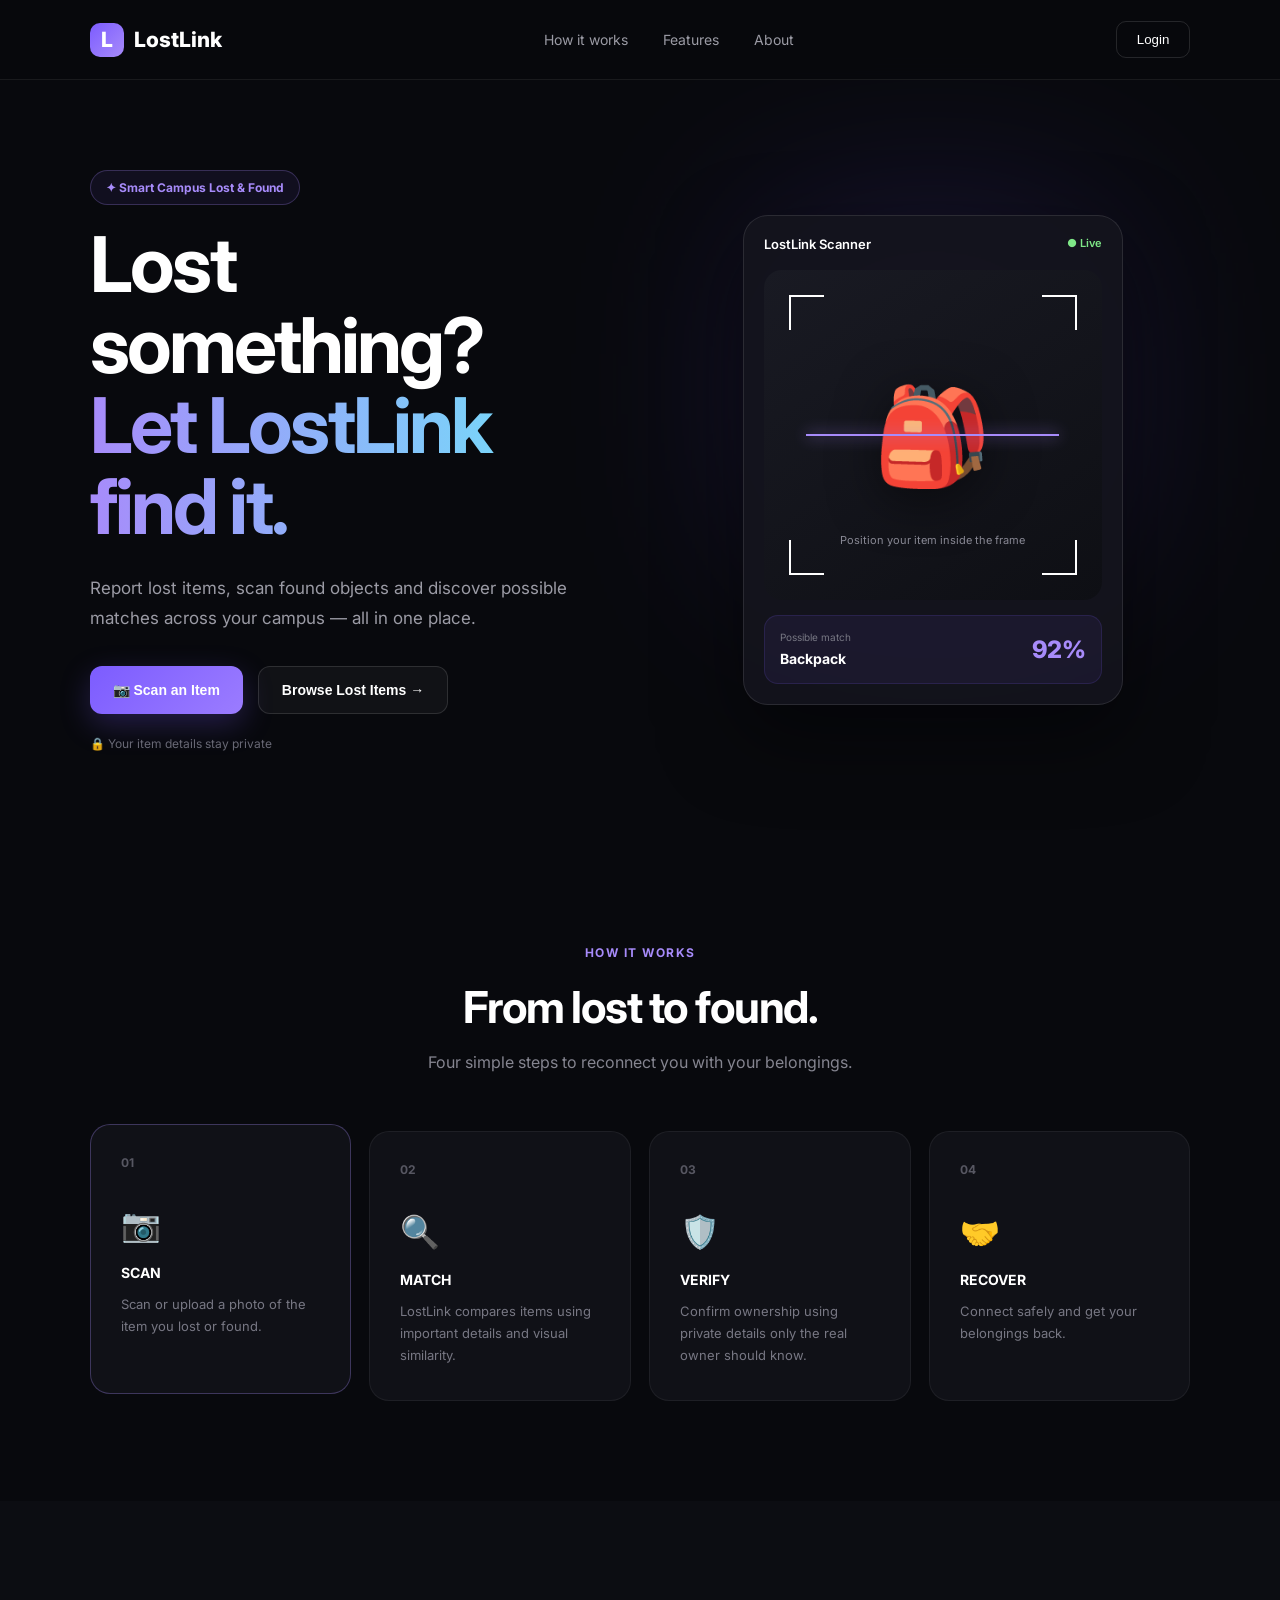
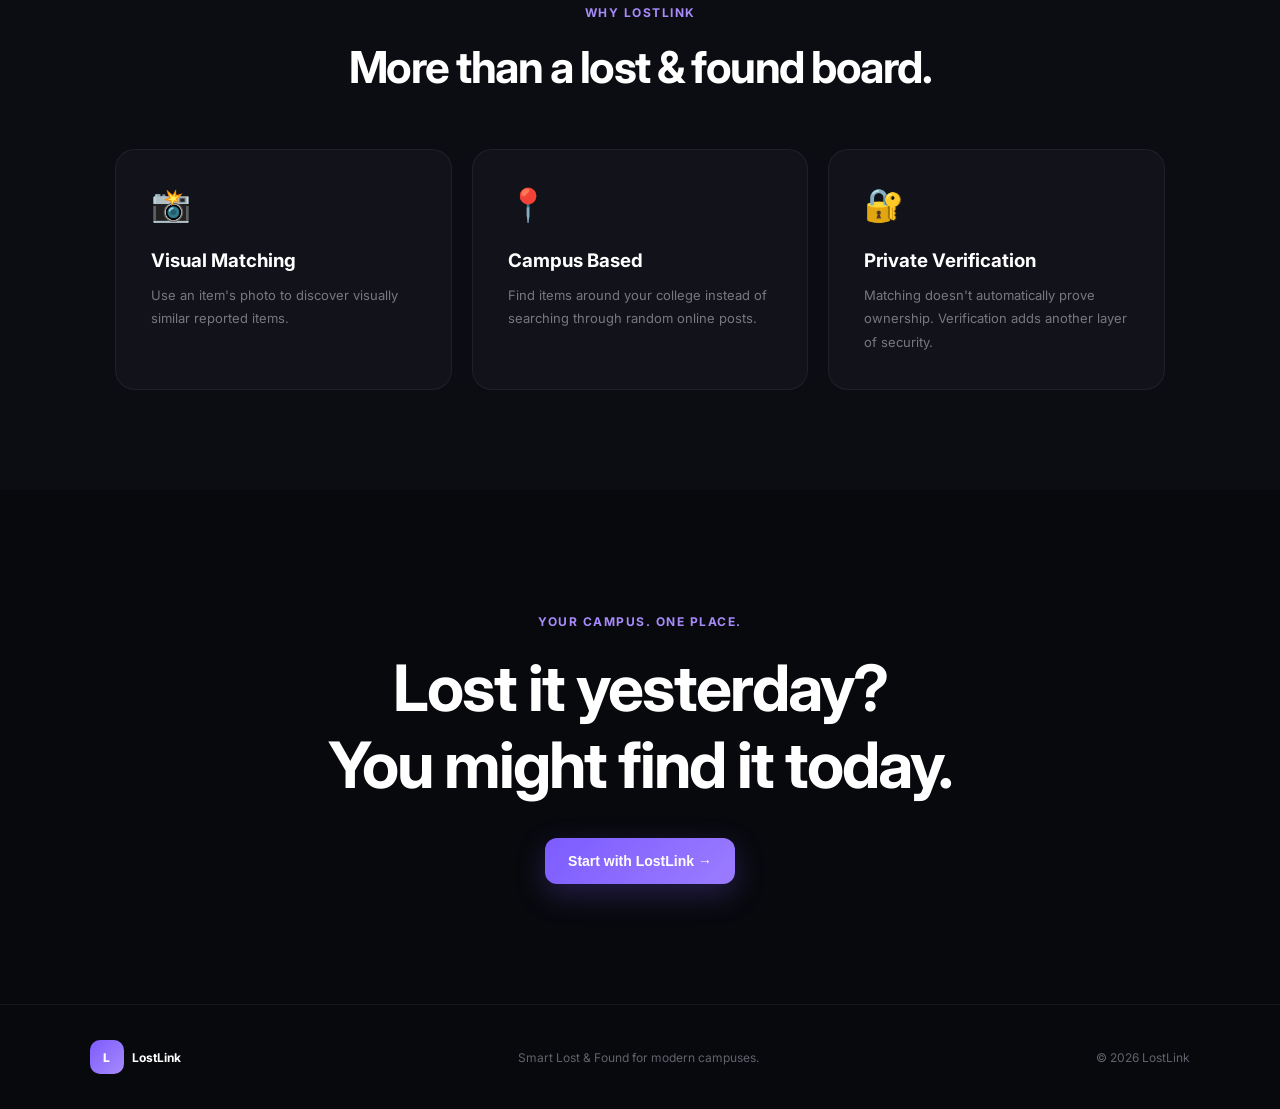
<file: index.html>
<!DOCTYPE html>
<html lang="en">
<head>
    <meta charset="UTF-8">
    <meta name="viewport" content="width=device-width, initial-scale=1.0">

    <title>LostLink | Find What You Lost</title>
    <link rel="icon" type="image/png" href="logo.png">

    <link rel="stylesheet" href="style.css">

    <link
        href="https://fonts.googleapis.com/css2?family=Inter:wght@400;500;600;700;800&display=swap"
        rel="stylesheet"
    >
</head>

<body>

    <!-- Navigation -->
    <nav class="navbar">

        <div class="logo">
            <span class="logo-icon">L</span>
            LostLink
        </div>

        <div class="nav-links">
            <a href="#how-it-works">How it works</a>
            <a href="#features">Features</a>
            <a href="#about">About</a>
        </div>

        <button class="login-btn" onclick="showLoginMessage()">
            Login
        </button>

    </nav>


    <!-- Hero Section -->
    <section class="hero">

        <div class="hero-content">

            <div class="badge">
                ✦ Smart Campus Lost & Found
            </div>

            <h1>
                Lost something?
                <span>Let LostLink find it.</span>
            </h1>

            <p>
                Report lost items, scan found objects and discover
                possible matches across your campus — all in one place.
            </p>

            <div class="hero-buttons">

                <button class="primary-btn" onclick="scanItem()">
                    📷 Scan an Item
                </button>

                <button class="secondary-btn" onclick="browseItems()">
                    Browse Lost Items →
                </button>

            </div>

            <div class="trust-text">
                🔒 Your item details stay private
            </div>

        </div>


        <!-- Hero Visual -->
        <div class="hero-visual">

            <div class="glow"></div>

            <div class="scan-card">

                <div class="scan-header">
                    <span>LostLink Scanner</span>
                    <span class="live-dot">● Live</span>
                </div>

                <div class="camera-area">

                    <div class="corner top-left"></div>
                    <div class="corner top-right"></div>
                    <div class="corner bottom-left"></div>
                    <div class="corner bottom-right"></div>

                    <div class="object-icon">
                        🎒
                    </div>

                    <div class="scan-line"></div>

                    <p>Position your item inside the frame</p>

                </div>

                <div class="scan-result">

                    <div>
                        <small>Possible match</small>
                        <strong>Backpack</strong>
                    </div>

                    <div class="match-score">
                        92%
                    </div>

                </div>

            </div>

        </div>

    </section>


    <!-- How It Works -->
    <section class="how-section" id="how-it-works">

        <div class="section-heading">

            <div class="small-label">
                HOW IT WORKS
            </div>

            <h2>
                From lost to found.
            </h2>

            <p>
                Four simple steps to reconnect you with your belongings.
            </p>

        </div>


        <div class="steps">

            <div class="step-card active">

                <div class="step-number">01</div>

                <div class="step-icon">📷</div>

                <h3>SCAN</h3>

                <p>
                    Scan or upload a photo of the item you lost or found.
                </p>

            </div>


            <div class="step-card">

                <div class="step-number">02</div>

                <div class="step-icon">🔍</div>

                <h3>MATCH</h3>

                <p>
                    LostLink compares items using important details and
                    visual similarity.
                </p>

            </div>


            <div class="step-card">

                <div class="step-number">03</div>

                <div class="step-icon">🛡️</div>

                <h3>VERIFY</h3>

                <p>
                    Confirm ownership using private details only the
                    real owner should know.
                </p>

            </div>


            <div class="step-card">

                <div class="step-number">04</div>

                <div class="step-icon">🤝</div>

                <h3>RECOVER</h3>

                <p>
                    Connect safely and get your belongings back.
                </p>

            </div>

        </div>

    </section>


    <!-- Features -->
    <section class="features-section" id="features">

        <div class="section-heading">

            <div class="small-label">
                WHY LOSTLINK
            </div>

            <h2>
                More than a lost & found board.
            </h2>

        </div>


        <div class="feature-grid">

            <div class="feature-card">
                <div class="feature-icon">📸</div>
                <h3>Visual Matching</h3>
                <p>
                    Use an item's photo to discover visually similar
                    reported items.
                </p>
            </div>


            <div class="feature-card">
                <div class="feature-icon">📍</div>
                <h3>Campus Based</h3>
                <p>
                    Find items around your college instead of searching
                    through random online posts.
                </p>
            </div>


            <div class="feature-card">
                <div class="feature-icon">🔐</div>
                <h3>Private Verification</h3>
                <p>
                    Matching doesn't automatically prove ownership.
                    Verification adds another layer of security.
                </p>
            </div>

        </div>

    </section>


    <!-- CTA -->
    <section class="cta-section" id="about">

        <div class="cta-content">

            <div class="small-label">
                YOUR CAMPUS. ONE PLACE.
            </div>

            <h2>
                Lost it yesterday?
                <br>
                You might find it today.
            </h2>

            <button class="primary-btn" onclick="scanItem()">
                Start with LostLink →
            </button>

        </div>

    </section>


    <!-- Footer -->
    <footer>

        <div class="footer-logo">
            <span class="logo-icon">L</span>
            LostLink
        </div>

        <p>
            Smart Lost & Found for modern campuses.
        </p>

        <span>
            © 2026 LostLink
        </span>

    </footer>


    <script src="script.js"></script>

</body>
</html>
</file>
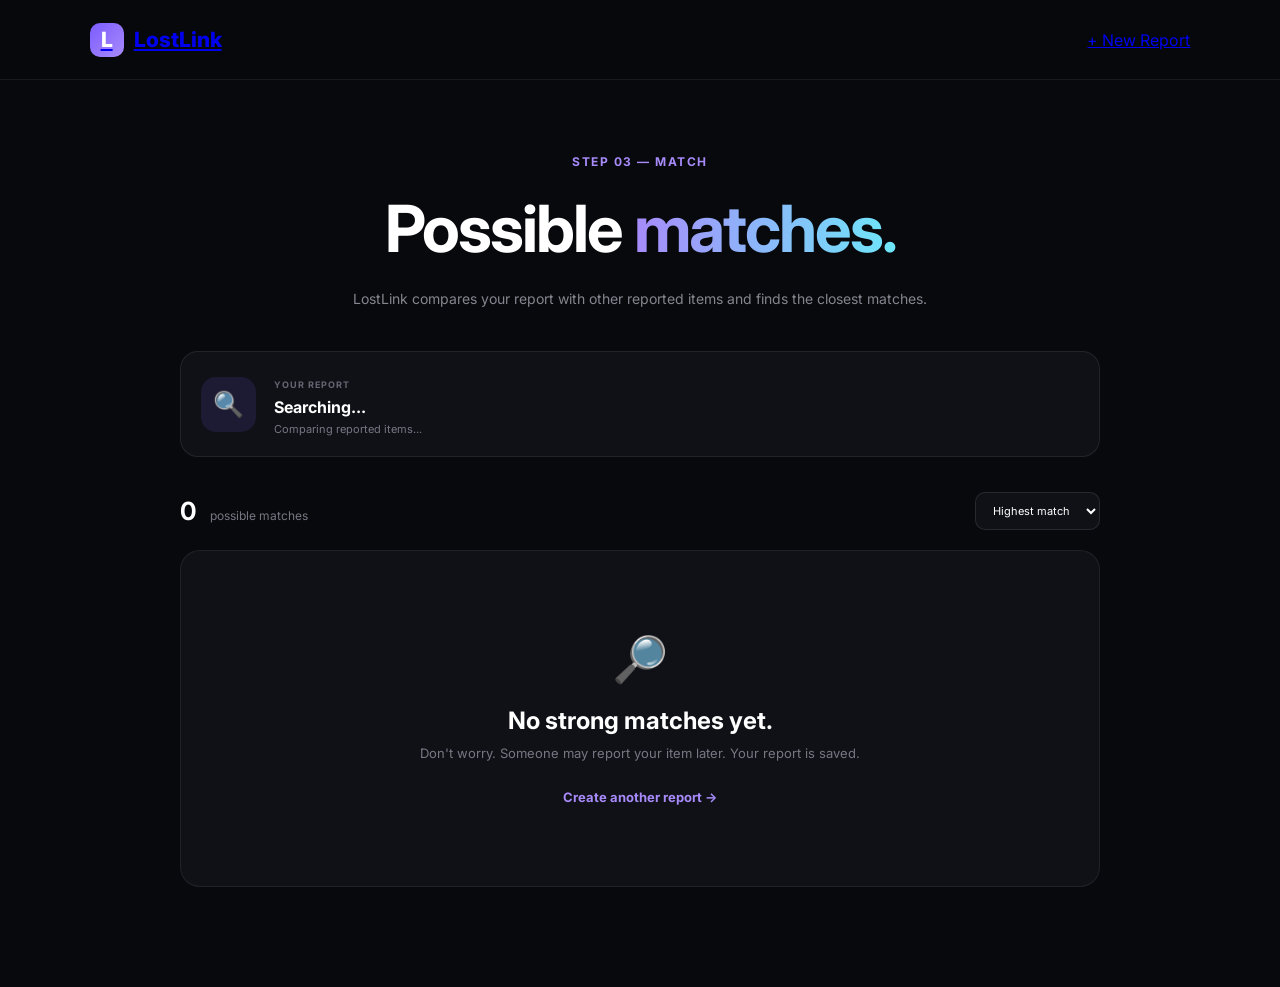
<file: matches.html>
<!DOCTYPE html>
<html lang="en">

<head>

    <meta charset="UTF-8">

    <meta
        name="viewport"
        content="width=device-width, initial-scale=1.0"
    >

    <title>Possible Matches | LostLink</title>
    <link rel="icon" type="image/png" href="logo.png">

    <link rel="stylesheet" href="style.css">
    <link rel="stylesheet" href="matches.css">

    <link
        href="https://fonts.googleapis.com/css2?family=Inter:wght@400;500;600;700;800&display=swap"
        rel="stylesheet"
    >

</head>


<body>


    <!-- Navigation -->

    <nav class="navbar">

        <a href="index.html" class="logo">

            <span class="logo-icon">L</span>

            LostLink

        </a>


        <a
            href="report.html"
            class="back-link"
        >
            + New Report
        </a>

    </nav>



    <!-- Main -->

    <main class="matches-page">


        <!-- Header -->

        <section class="matches-heading">

            <div class="small-label">
                STEP 03 — MATCH
            </div>

            <h1>
                Possible <span>matches.</span>
            </h1>

            <p>
                LostLink compares your report with other reported
                items and finds the closest matches.
            </p>

        </section>



        <!-- Current Report -->

        <section
            class="current-report"
            id="currentReport"
        >

            <div class="current-icon">
                🔍
            </div>

            <div>

                <small>
                    YOUR REPORT
                </small>

                <h3 id="currentItem">
                    Searching...
                </h3>

                <p id="currentDetails">
                    Comparing reported items...
                </p>

            </div>

        </section>



        <!-- Match Summary -->

        <div class="match-summary">

            <div>

                <strong id="matchCount">
                    0
                </strong>

                <span>
                    possible matches
                </span>

            </div>


            <select id="sortMatches">

                <option value="score">
                    Highest match
                </option>

                <option value="date">
                    Most recent
                </option>

            </select>

        </div>



        <!-- Results -->

        <section
            class="results-grid"
            id="resultsGrid"
        >

        </section>



        <!-- Empty -->

        <section
            class="empty-state"
            id="emptyState"
            style="display:none;"
        >

            <div>
                🔎
            </div>

            <h2>
                No strong matches yet.
            </h2>

            <p>
                Don't worry. Someone may report your item later.
                Your report is saved.
            </p>

            <a href="report.html">
                Create another report →
            </a>

        </section>


    </main>



    <!-- Match Modal -->

    <div
        class="modal"
        id="matchModal"
    >

        <div class="modal-card">

            <button
                class="close-modal"
                onclick="closeModal()"
            >
                ×
            </button>


            <div class="modal-icon">
                🛡️
            </div>


            <div class="small-label">
                POSSIBLE MATCH
            </div>


            <h2 id="modalTitle">
                Item
            </h2>


            <div
                class="modal-score"
                id="modalScore"
            >
                0%
            </div>


            <div
                class="match-reasons"
                id="matchReasons"
            >
            </div>


            <div class="verification-message">

                🔐
                <div>

                    <strong>
                        Ownership verification required
                    </strong>

                    <p>
                        A match score alone doesn't prove ownership.
                        The owner will need to confirm a private detail.
                    </p>

                </div>

            </div>


            <button
                class="verify-btn"
                onclick="startVerification()"
            >
                Continue to Verification →

            </button>

        </div>

    </div>


    <script src="matches.js"></script>

</body>

</html>
</file>
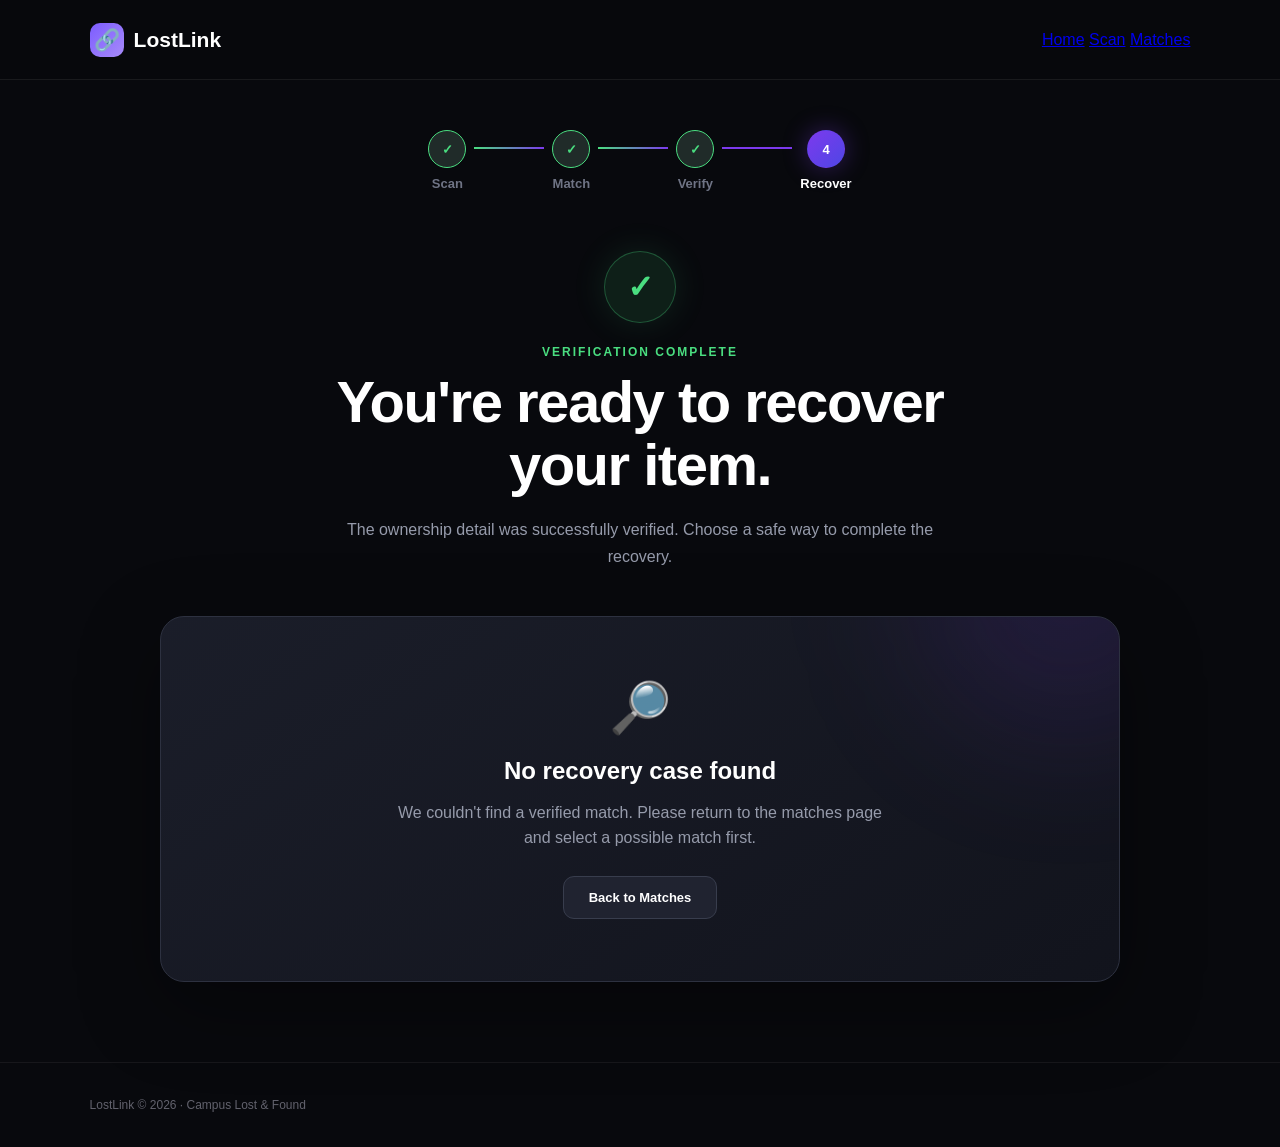
<file: recovery.html>
<!DOCTYPE html>
<html lang="en">
<head>
    <meta charset="UTF-8">
    <meta name="viewport" content="width=device-width, initial-scale=1.0">

    <title>Recover Item | LostLink</title>
    <link rel="icon" type="image/png" href="logo.png">

    <link rel="stylesheet" href="style.css">
    <link rel="stylesheet" href="recovery.css">
</head>

<body>

    <!-- Navigation -->
    <header class="navbar">
        <div class="logo">
            <span class="logo-icon">🔗</span>
            <span>LostLink</span>
        </div>

        <nav>
            <a href="index.html">Home</a>
            <a href="scan.html">Scan</a>
            <a href="matches.html">Matches</a>
        </nav>
    </header>


    <!-- Recovery Page -->
    <main class="recovery-page">

        <!-- Progress -->
        <div class="progress-container">

            <div class="progress-step completed">
                <div class="step-circle">✓</div>
                <span>Scan</span>
            </div>

            <div class="progress-line completed-line"></div>

            <div class="progress-step completed">
                <div class="step-circle">✓</div>
                <span>Match</span>
            </div>

            <div class="progress-line completed-line"></div>

            <div class="progress-step completed">
                <div class="step-circle">✓</div>
                <span>Verify</span>
            </div>

            <div class="progress-line active-line"></div>

            <div class="progress-step active">
                <div class="step-circle">4</div>
                <span>Recover</span>
            </div>

        </div>


        <!-- Success Header -->
        <section class="success-header">

            <div class="success-icon">
                ✓
            </div>

            <p class="eyebrow">VERIFICATION COMPLETE</p>

            <h1>
                You're ready to recover<br>
                your item.
            </h1>

            <p class="subtitle">
                The ownership detail was successfully verified.
                Choose a safe way to complete the recovery.
            </p>

        </section>


        <!-- Recovery Card -->
        <section class="recovery-card">

            <div class="card-heading">
                <div>
                    <p class="section-label">MATCHED ITEM</p>
                    <h2 id="itemName">Your Item</h2>
                </div>

                <div class="verified-badge">
                    ✓ Verified
                </div>
            </div>


            <!-- Item Information -->
            <div class="item-details">

                <div class="detail-box">
                    <span class="detail-icon">📍</span>
                    <div>
                        <small>Reported Location</small>
                        <strong id="itemLocation">—</strong>
                    </div>
                </div>

                <div class="detail-box">
                    <span class="detail-icon">🎨</span>
                    <div>
                        <small>Color</small>
                        <strong id="itemColor">—</strong>
                    </div>
                </div>

                <div class="detail-box">
                    <span class="detail-icon">📅</span>
                    <div>
                        <small>Reported Date</small>
                        <strong id="itemDate">—</strong>
                    </div>
                </div>

            </div>


            <!-- Recovery Options -->
            <div class="recovery-options">

                <p class="section-label">RECOVERY METHOD</p>

                <div class="option selected" onclick="selectRecoveryMethod(this, 'Campus Help Desk')">

                    <div class="option-icon">
                        🏫
                    </div>

                    <div class="option-content">
                        <h3>Campus Help Desk</h3>
                        <p>
                            Meet at the campus help desk to complete
                            the handover safely.
                        </p>
                    </div>

                    <div class="radio"></div>

                </div>


                <div class="option" onclick="selectRecoveryMethod(this, 'Safe Campus Meeting')">

                    <div class="option-icon">
                        🤝
                    </div>

                    <div class="option-content">
                        <h3>Safe Campus Meeting</h3>
                        <p>
                            Arrange a handover at a public location
                            on campus.
                        </p>
                    </div>

                    <div class="radio"></div>

                </div>

            </div>


            <!-- Safety Notice -->
            <div class="safety-notice">

                <div class="safety-icon">
                    🛡️
                </div>

                <div>
                    <strong>Stay safe during the handover</strong>

                    <p>
                        Meet in a public campus location and avoid
                        sharing sensitive personal information.
                    </p>
                </div>

            </div>


            <!-- Recovery Button -->
            <button
                class="recover-button"
                id="recoverButton"
                onclick="completeRecovery()"
            >
                Mark Item as Recovered ✓
            </button>

            <p class="recovery-note">
                Only mark the item as recovered after the handover
                has actually taken place.
            </p>

        </section>


        <!-- Completion Message -->
        <section
            class="completion-card"
            id="completionCard"
        >

            <div class="completion-icon">
                🎉
            </div>

            <h2>Item Recovered!</h2>

            <p>
                Great! This lost-and-found case has been
                successfully completed.
            </p>

            <div class="completion-flow">
                <span>SCAN</span>
                <span>→</span>
                <span>MATCH</span>
                <span>→</span>
                <span>VERIFY</span>
                <span>→</span>
                <strong>RECOVER</strong>
            </div>

            <button
                class="home-button"
                onclick="window.location.href='index.html'"
            >
                Back to LostLink
            </button>

        </section>

    </main>


    <footer class="footer">
        <p>LostLink © 2026 · Campus Lost & Found</p>
    </footer>


    <script src="recovery.js"></script>

</body>
</html>
</file>
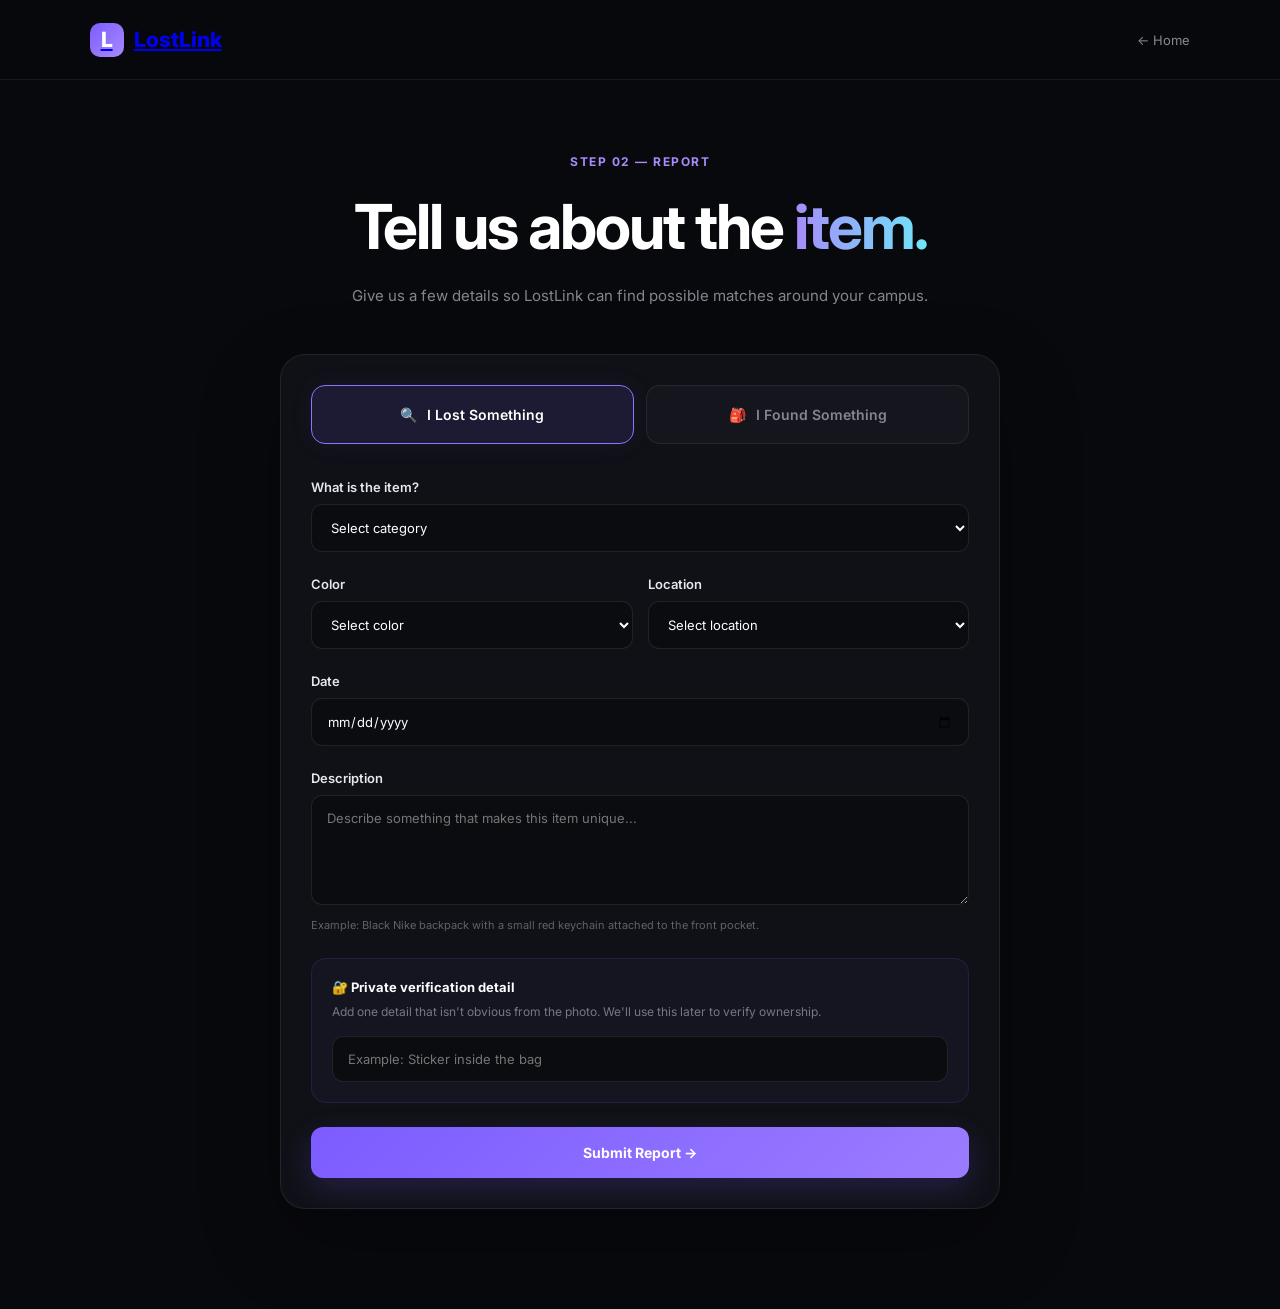
<file: report.html>
<!DOCTYPE html>
<html lang="en">

<head>

    <meta charset="UTF-8">
    <meta name="viewport" content="width=device-width, initial-scale=1.0">

    <title>Report Item | LostLink</title>
    <link rel="icon" type="image/png" href="logo.png">

    <link rel="stylesheet" href="style.css">
    <link rel="stylesheet" href="report.css">

    <link
        href="https://fonts.googleapis.com/css2?family=Inter:wght@400;500;600;700;800&display=swap"
        rel="stylesheet"
    >

</head>


<body>


    <!-- Navigation -->

    <nav class="navbar">

        <a href="index.html" class="logo">

            <span class="logo-icon">L</span>

            LostLink

        </a>


        <a href="index.html" class="back-link">

            ← Home

        </a>

    </nav>



    <!-- Main -->

    <main class="report-page">


        <!-- Heading -->

        <div class="report-heading">

            <div class="small-label">
                STEP 02 — REPORT
            </div>

            <h1>
                Tell us about the <span>item.</span>
            </h1>

            <p>
                Give us a few details so LostLink can find possible
                matches around your campus.
            </p>

        </div>



        <!-- Report Form -->

        <section class="report-card">


            <!-- Lost / Found selector -->

            <div class="type-selector">

                <button
                    type="button"
                    class="type-btn active"
                    id="lostBtn"
                    onclick="selectType('Lost')"
                >

                    🔍
                    <span>
                        I Lost Something
                    </span>

                </button>


                <button
                    type="button"
                    class="type-btn"
                    id="foundBtn"
                    onclick="selectType('Found')"
                >

                    🎒
                    <span>
                        I Found Something
                    </span>

                </button>

            </div>



            <form id="reportForm">


                <!-- Category -->

                <div class="form-group">

                    <label for="category">
                        What is the item?
                    </label>

                    <select id="category" required>

                        <option value="">
                            Select category
                        </option>

                        <option value="Phone">
                            📱 Phone
                        </option>

                        <option value="Laptop">
                            💻 Laptop
                        </option>

                        <option value="Wallet">
                            👛 Wallet
                        </option>

                        <option value="Backpack">
                            🎒 Backpack
                        </option>

                        <option value="Keys">
                            🔑 Keys
                        </option>

                        <option value="ID Card">
                            🪪 ID Card
                        </option>

                        <option value="Earphones">
                            🎧 Earphones
                        </option>

                        <option value="Watch">
                            ⌚ Watch
                        </option>

                        <option value="Books">
                            📚 Books
                        </option>

                        <option value="Other">
                            📦 Other
                        </option>

                    </select>

                </div>



                <!-- Color -->

                <div class="form-row">

                    <div class="form-group">

                        <label for="color">
                            Color
                        </label>

                        <select id="color" required>

                            <option value="">
                                Select color
                            </option>

                            <option>Black</option>
                            <option>White</option>
                            <option>Blue</option>
                            <option>Red</option>
                            <option>Green</option>
                            <option>Yellow</option>
                            <option>Grey</option>
                            <option>Brown</option>
                            <option>Other</option>

                        </select>

                    </div>



                    <!-- Location -->

                    <div class="form-group">

                        <label for="location">
                            Location
                        </label>

                        <select id="location" required>

                            <option value="">
                                Select location
                            </option>

                            <option>Library</option>
                            <option>Cafeteria</option>
                            <option>Classroom</option>
                            <option>Lab</option>
                            <option>Hostel</option>
                            <option>Parking Area</option>
                            <option>Sports Ground</option>
                            <option>Auditorium</option>
                            <option>Bus Stop</option>
                            <option>Other</option>

                        </select>

                    </div>

                </div>



                <!-- Date -->

                <div class="form-group">

                    <label for="date">
                        Date
                    </label>

                    <input
                        type="date"
                        id="date"
                        required
                    >

                </div>



                <!-- Description -->

                <div class="form-group">

                    <label for="description">
                        Description
                    </label>

                    <textarea
                        id="description"
                        rows="5"
                        placeholder="Describe something that makes this item unique..."
                        required
                    ></textarea>

                    <small>
                        Example: Black Nike backpack with a small red
                        keychain attached to the front pocket.
                    </small>

                </div>



                <!-- Hidden ownership detail -->

                <div class="form-group verification-box">

                    <div class="verification-title">
                        🔐 Private verification detail
                    </div>

                    <p>
                        Add one detail that isn't obvious from the photo.
                        We'll use this later to verify ownership.
                    </p>

                    <input
                        type="text"
                        id="verification"
                        placeholder="Example: Sticker inside the bag"
                        required
                    >

                </div>



                <!-- Submit -->

                <button
                    type="submit"
                    class="submit-btn"
                >

                    Submit Report →

                </button>


            </form>


        </section>


    </main>


    <script src="report.js"></script>

</body>

</html>
</file>
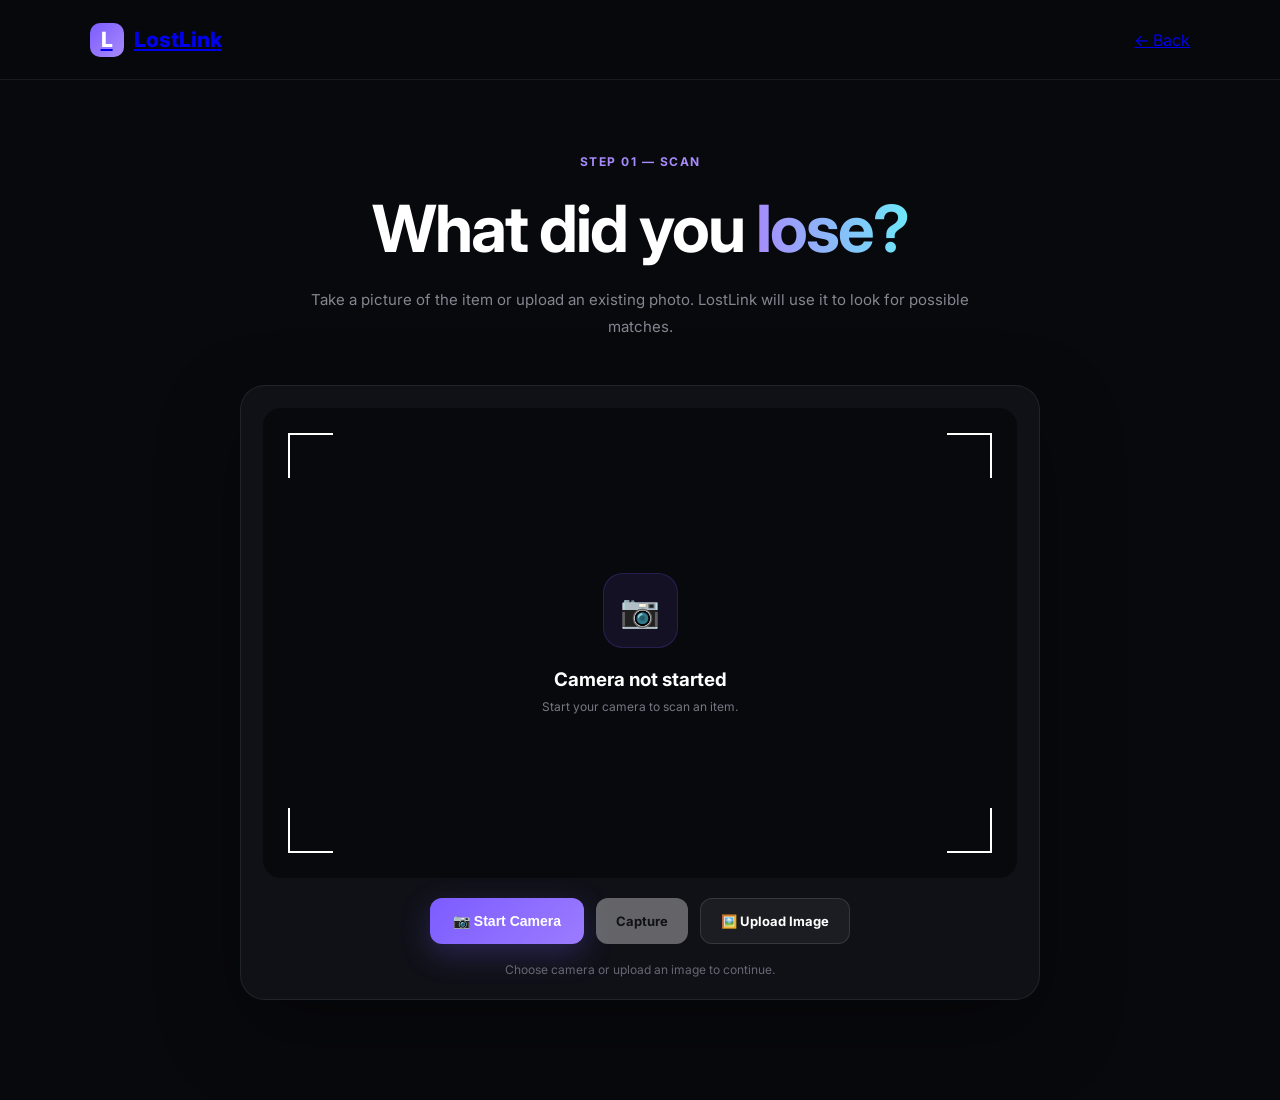
<file: scan.html>
<!DOCTYPE html>
<html lang="en">
<head>
    <meta charset="UTF-8">
    <meta name="viewport" content="width=device-width, initial-scale=1.0">

    <title>Scan Item | LostLink</title>
    <link rel="icon" type="image/png" href="logo.png">

    <link rel="stylesheet" href="style.css">
    <link rel="stylesheet" href="scan.css">

    <link
        href="https://fonts.googleapis.com/css2?family=Inter:wght@400;500;600;700;800&display=swap"
        rel="stylesheet"
    >
</head>

<body>

    <!-- Navigation -->
    <nav class="navbar">

        <a href="index.html" class="logo">
            <span class="logo-icon">L</span>
            LostLink
        </a>

        <a href="index.html" class="back-link">
            ← Back
        </a>

    </nav>


    <!-- Scan Page -->
    <main class="scan-page">

        <div class="scan-title">

            <div class="small-label">
                STEP 01 — SCAN
            </div>

            <h1>
                What did you <span>lose?</span>
            </h1>

            <p>
                Take a picture of the item or upload an existing photo.
                LostLink will use it to look for possible matches.
            </p>

        </div>


        <!-- Scanner -->
        <section class="scanner-box">

            <div class="camera-container">

                <video id="camera" autoplay playsinline></video>

                <div class="camera-placeholder" id="cameraPlaceholder">

                    <div class="camera-icon">
                        📷
                    </div>

                    <h3>Camera not started</h3>

                    <p>
                        Start your camera to scan an item.
                    </p>

                </div>


                <!-- Scanner corners -->
                <div class="scan-corner top-left"></div>
                <div class="scan-corner top-right"></div>
                <div class="scan-corner bottom-left"></div>
                <div class="scan-corner bottom-right"></div>

            </div>


            <!-- Controls -->
            <div class="scanner-controls">

                <button
                    class="primary-btn"
                    id="cameraButton"
                    onclick="startCamera()"
                >
                    📷 Start Camera
                </button>

                <button
                    class="capture-btn"
                    id="captureButton"
                    onclick="capturePhoto()"
                    disabled
                >
                    Capture
                </button>

                <label class="upload-btn">

                    🖼️ Upload Image

                    <input
                        type="file"
                        id="imageUpload"
                        accept="image/*"
                        hidden
                    >

                </label>

            </div>


            <!-- Status -->
            <div class="scan-status" id="scanStatus">
                Choose camera or upload an image to continue.
            </div>

        </section>


        <!-- Captured Image -->
        <section
            class="preview-section"
            id="previewSection"
            style="display: none;"
        >

            <div class="preview-header">

                <div>
                    <div class="small-label">
                        ITEM CAPTURED
                    </div>

                    <h2>Does this look right?</h2>
                </div>

                <button onclick="resetScan()" class="reset-btn">
                    Retake
                </button>

            </div>


            <div class="preview-card">

                <img id="previewImage" alt="Captured item">

            </div>


            <button
                class="continue-btn"
                onclick="continueToReport()"
            >
                Continue →
            </button>

        </section>

    </main>


    <!-- Hidden Canvas -->
    <canvas id="canvas"></canvas>


    <script src="scan.js"></script>

</body>
</html>
</file>
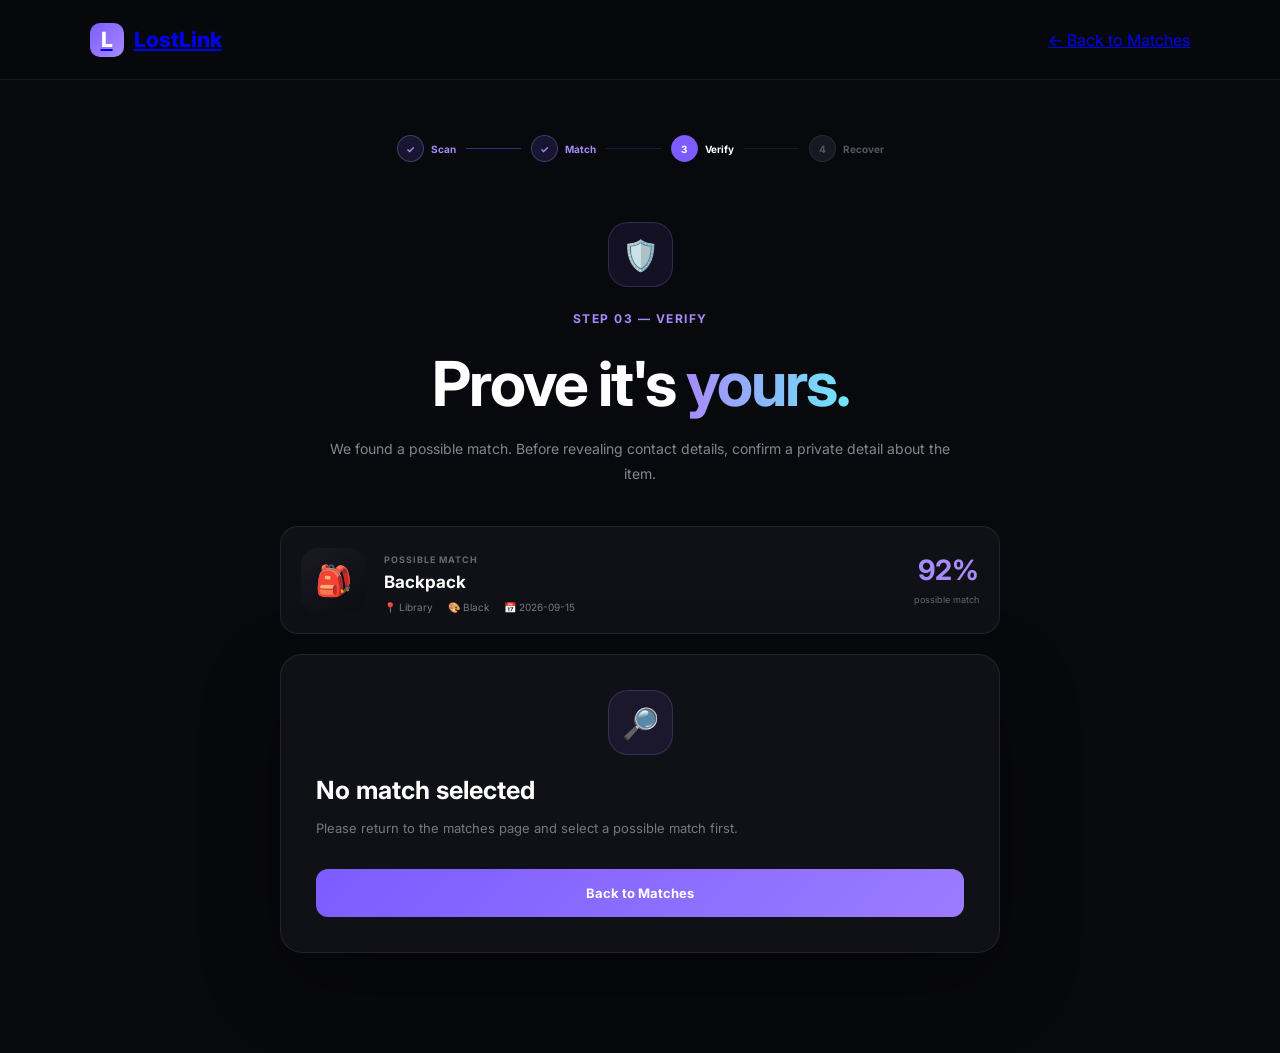
<file: verification.html>
<!DOCTYPE html>
<html lang="en">

<head>

    <meta charset="UTF-8">

    <meta
        name="viewport"
        content="width=device-width, initial-scale=1.0"
    >

    <title>Verify Ownership | LostLink</title>
    <link rel="icon" type="image/png" href="logo.png">

    <link rel="stylesheet" href="style.css">
    <link rel="stylesheet" href="verification.css">

    <link
        href="https://fonts.googleapis.com/css2?family=Inter:wght@400;500;600;700;800&display=swap"
        rel="stylesheet"
    >

</head>


<body>


    <!-- Navigation -->

    <nav class="navbar">

        <a href="index.html" class="logo">

            <span class="logo-icon">L</span>

            LostLink

        </a>


        <a
            href="matches.html"
            class="back-link"
        >
            ← Back to Matches
        </a>

    </nav>



    <!-- Main -->

    <main class="verification-page">


        <!-- Progress -->

        <div class="progress">

            <div class="progress-step completed">
                <span>✓</span>
                Scan
            </div>

            <div class="progress-line completed-line"></div>

            <div class="progress-step completed">
                <span>✓</span>
                Match
            </div>

            <div class="progress-line active-line"></div>

            <div class="progress-step active">
                <span>3</span>
                Verify
            </div>

            <div class="progress-line"></div>

            <div class="progress-step">
                <span>4</span>
                Recover
            </div>

        </div>



        <!-- Heading -->

        <section class="verification-heading">

            <div class="verification-icon">
                🛡️
            </div>

            <div class="small-label">
                STEP 03 — VERIFY
            </div>

            <h1>
                Prove it's <span>yours.</span>
            </h1>

            <p>
                We found a possible match. Before revealing
                contact details, confirm a private detail about
                the item.
            </p>

        </section>



        <!-- Match information -->

        <section class="verified-match">

            <div class="item-symbol" id="itemSymbol">
                🎒
            </div>


            <div class="matched-info">

                <small>
                    POSSIBLE MATCH
                </small>

                <h2 id="itemName">
                    Backpack
                </h2>

                <div class="matched-details">

                    <span id="itemLocation">
                        📍 Library
                    </span>

                    <span id="itemColor">
                        🎨 Black
                    </span>

                    <span id="itemDate">
                        📅 2026-09-15
                    </span>

                </div>

            </div>


            <div class="match-percentage">

                <strong id="matchScore">
                    92%
                </strong>

                <span>
                    possible match
                </span>

            </div>

        </section>



        <!-- Verification Card -->

        <section class="verification-card">


            <div class="question-number">
                PRIVATE QUESTION
            </div>


            <h2>
                What is the hidden detail?
            </h2>


            <p class="question-description">

                When you reported your lost item, you provided
                a private detail that wasn't displayed publicly.

                <br><br>

                Enter that detail below.

            </p>


            <!-- Input -->

            <div class="answer-box">

                <label for="answer">
                    Your answer
                </label>

                <input
                    type="text"
                    id="answer"
                    placeholder="Enter the private detail..."
                    autocomplete="off"
                >

                <small>
                    🔒 This information is used only for verification.
                </small>

            </div>


            <!-- Result -->

            <div
                id="verificationResult"
                class="verification-result"
            >
            </div>


            <!-- Button -->

            <button
                class="verify-button"
                onclick="verifyOwnership()"
            >

                Verify Ownership →

            </button>


            <p class="security-note">

                🛡️ Matching a photo does not automatically prove ownership.

            </p>

        </section>


    </main>


    <script src="verification.js"></script>

</body>

</html>
</file>
<file: style.css>
* {
    margin: 0;
    padding: 0;
    box-sizing: border-box;
}

html {
    scroll-behavior: smooth;
}

body {
    font-family: "Inter", sans-serif;
    background: #08090d;
    color: #ffffff;
    overflow-x: hidden;
}


/* =========================
   NAVBAR
========================= */

.navbar {
    height: 80px;
    display: flex;
    align-items: center;
    justify-content: space-between;
    padding: 0 7%;
    border-bottom: 1px solid rgba(255,255,255,0.07);
    background: rgba(8,9,13,0.8);
    backdrop-filter: blur(15px);
    position: sticky;
    top: 0;
    z-index: 100;
}

.logo {
    display: flex;
    align-items: center;
    gap: 10px;
    font-size: 21px;
    font-weight: 800;
}

.logo-icon {
    width: 34px;
    height: 34px;
    display: flex;
    align-items: center;
    justify-content: center;
    border-radius: 10px;
    background: linear-gradient(135deg, #7c5cff, #a78bfa);
    color: white;
    font-weight: 800;
}

.nav-links {
    display: flex;
    gap: 35px;
}

.nav-links a {
    color: #9b9ba5;
    text-decoration: none;
    font-size: 14px;
    transition: 0.3s;
}

.nav-links a:hover {
    color: white;
}

.login-btn {
    padding: 10px 20px;
    border-radius: 10px;
    border: 1px solid rgba(255,255,255,0.12);
    background: transparent;
    color: white;
    cursor: pointer;
}


/* =========================
   HERO
========================= */

.hero {
    min-height: 680px;
    padding: 90px 7%;
    display: grid;
    grid-template-columns: 1fr 1fr;
    align-items: center;
    gap: 70px;
    position: relative;
}

.hero-content {
    max-width: 650px;
}

.badge,
.small-label {
    display: inline-block;
    color: #a78bfa;
    font-size: 12px;
    font-weight: 700;
    letter-spacing: 1.5px;
    margin-bottom: 20px;
}

.badge {
    padding: 9px 15px;
    border: 1px solid rgba(167,139,250,0.25);
    background: rgba(124,92,255,0.08);
    border-radius: 30px;
    letter-spacing: 0;
}

.hero h1 {
    font-size: clamp(48px, 6vw, 78px);
    line-height: 1.05;
    letter-spacing: -3px;
    margin-bottom: 25px;
}

.hero h1 span {
    display: block;
    background: linear-gradient(90deg, #a78bfa, #6ee7f9);
    background-clip: text;
    -webkit-background-clip: text;
    color: transparent;
}

.hero p {
    color: #9b9ba5;
    font-size: 17px;
    line-height: 1.8;
    max-width: 580px;
    margin-bottom: 32px;
}

.hero-buttons {
    display: flex;
    gap: 15px;
    flex-wrap: wrap;
}

.primary-btn,
.secondary-btn {
    padding: 15px 23px;
    border-radius: 12px;
    font-size: 14px;
    font-weight: 700;
    cursor: pointer;
    transition: 0.3s;
}

.primary-btn {
    border: none;
    background: linear-gradient(135deg, #7c5cff, #9b7cff);
    color: white;
    box-shadow: 0 10px 30px rgba(124,92,255,0.25);
}

.primary-btn:hover {
    transform: translateY(-3px);
    box-shadow: 0 15px 40px rgba(124,92,255,0.35);
}

.secondary-btn {
    border: 1px solid rgba(255,255,255,0.12);
    background: rgba(255,255,255,0.04);
    color: white;
}

.secondary-btn:hover {
    background: rgba(255,255,255,0.08);
}

.trust-text {
    margin-top: 22px;
    color: #686875;
    font-size: 12px;
}


/* =========================
   SCANNER CARD
========================= */

.hero-visual {
    display: flex;
    justify-content: center;
    position: relative;
}

.glow {
    width: 350px;
    height: 350px;
    background: #7555ff;
    opacity: 0.18;
    filter: blur(100px);
    position: absolute;
}

.scan-card {
    width: 380px;
    padding: 20px;
    border-radius: 25px;
    background: rgba(20,21,29,0.9);
    border: 1px solid rgba(255,255,255,0.1);
    box-shadow: 0 30px 80px rgba(0,0,0,0.5);
    position: relative;
    z-index: 2;
    animation: floating 5s ease-in-out infinite;
}

.scan-header {
    display: flex;
    justify-content: space-between;
    margin-bottom: 18px;
    font-size: 13px;
    font-weight: 600;
}

.live-dot {
    color: #7ee787;
    font-size: 11px;
}

.camera-area {
    height: 330px;
    border-radius: 18px;
    background: linear-gradient(145deg, #191a23, #0e0f14);
    position: relative;
    display: flex;
    align-items: center;
    justify-content: center;
    overflow: hidden;
}

.object-icon {
    font-size: 95px;
    filter: drop-shadow(0 10px 25px rgba(0,0,0,0.5));
}

.camera-area p {
    position: absolute;
    bottom: 18px;
    color: #888894;
    font-size: 11px;
}

.corner {
    position: absolute;
    width: 35px;
    height: 35px;
    border-color: #a78bfa;
}

.top-left {
    top: 25px;
    left: 25px;
    border-top: 2px solid;
    border-left: 2px solid;
}

.top-right {
    top: 25px;
    right: 25px;
    border-top: 2px solid;
    border-right: 2px solid;
}

.bottom-left {
    bottom: 25px;
    left: 25px;
    border-bottom: 2px solid;
    border-left: 2px solid;
}

.bottom-right {
    bottom: 25px;
    right: 25px;
    border-bottom: 2px solid;
    border-right: 2px solid;
}

.scan-line {
    position: absolute;
    width: 75%;
    height: 2px;
    background: #a78bfa;
    box-shadow: 0 0 15px #a78bfa;
    animation: scan 2.5s infinite;
}

.scan-result {
    margin-top: 15px;
    padding: 15px;
    border-radius: 14px;
    background: rgba(124,92,255,0.08);
    border: 1px solid rgba(124,92,255,0.15);
    display: flex;
    align-items: center;
    justify-content: space-between;
}

.scan-result small {
    display: block;
    color: #777783;
    font-size: 10px;
    margin-bottom: 5px;
}

.scan-result strong {
    font-size: 14px;
}

.match-score {
    font-size: 24px;
    font-weight: 800;
    color: #a78bfa;
}


/* =========================
   HOW IT WORKS
========================= */

.how-section,
.features-section {
    padding: 100px 7%;
}

.section-heading {
    text-align: center;
    max-width: 650px;
    margin: auto;
}

.section-heading h2 {
    font-size: 44px;
    letter-spacing: -1.5px;
    margin-bottom: 15px;
}

.section-heading p {
    color: #858590;
    line-height: 1.7;
}

.steps {
    display: grid;
    grid-template-columns: repeat(4, 1fr);
    gap: 18px;
    margin-top: 55px;
}

.step-card {
    padding: 30px;
    min-height: 270px;
    border-radius: 20px;
    background: #101117;
    border: 1px solid rgba(255,255,255,0.06);
    transition: 0.3s;
}

.step-card:hover,
.step-card.active {
    transform: translateY(-7px);
    border-color: rgba(167,139,250,0.3);
}

.step-number {
    color: #575762;
    font-size: 12px;
    font-weight: 700;
}

.step-icon {
    font-size: 32px;
    margin: 35px 0 20px;
}

.step-card h3 {
    font-size: 14px;
    margin-bottom: 12px;
}

.step-card p {
    color: #777783;
    font-size: 13px;
    line-height: 1.7;
}


/* =========================
   FEATURES
========================= */

.features-section {
    background: #0c0d12;
}

.feature-grid {
    max-width: 1050px;
    margin: 55px auto 0;
    display: grid;
    grid-template-columns: repeat(3, 1fr);
    gap: 20px;
}

.feature-card {
    padding: 35px;
    border-radius: 20px;
    background: #12131a;
    border: 1px solid rgba(255,255,255,0.06);
}

.feature-icon {
    font-size: 32px;
    margin-bottom: 25px;
}

.feature-card h3 {
    margin-bottom: 12px;
}

.feature-card p {
    color: #777783;
    font-size: 13px;
    line-height: 1.8;
}


/* =========================
   CTA
========================= */

.cta-section {
    padding: 120px 7%;
    text-align: center;
}

.cta-content h2 {
    font-size: clamp(40px, 5vw, 65px);
    letter-spacing: -2px;
    margin-bottom: 35px;
}


/* =========================
   FOOTER
========================= */

footer {
    padding: 35px 7%;
    border-top: 1px solid rgba(255,255,255,0.06);
    display: flex;
    justify-content: space-between;
    align-items: center;
    color: #62626d;
    font-size: 12px;
}

.footer-logo {
    display: flex;
    align-items: center;
    gap: 8px;
    color: white;
    font-weight: 700;
}


/* =========================
   ANIMATIONS
========================= */

@keyframes floating {

    0%, 100% {
        transform: translateY(0);
    }

    50% {
        transform: translateY(-12px);
    }

}

@keyframes scan {

    0% {
        top: 25%;
    }

    50% {
        top: 70%;
    }

    100% {
        top: 25%;
    }

}


/* =========================
   MOBILE
========================= */

@media (max-width: 850px) {

    .nav-links {
        display: none;
    }

    .hero {
        grid-template-columns: 1fr;
        padding-top: 60px;
        text-align: center;
    }

    .hero p {
        margin-left: auto;
        margin-right: auto;
    }

    .hero-buttons {
        justify-content: center;
    }

    .hero-visual {
        margin-top: 30px;
    }

    .steps {
        grid-template-columns: 1fr 1fr;
    }

    .feature-grid {
        grid-template-columns: 1fr;
    }

    footer {
        flex-direction: column;
        gap: 15px;
    }

}

@media (max-width: 500px) {

    .hero h1 {
        font-size: 44px;
    }

    .scan-card {
        width: 100%;
    }

    .steps {
        grid-template-columns: 1fr;
    }

}
</file>
<file: matches.css>
/* =========================
   MATCH PAGE
========================= */

.matches-page {
    max-width: 1100px;
    margin: auto;

    padding: 70px 7% 100px;
}


/* Heading */

.matches-heading {
    text-align: center;

    max-width: 700px;

    margin: 0 auto 40px;
}

.matches-heading h1 {
    font-size: clamp(42px, 6vw, 65px);

    letter-spacing: -2px;

    margin-bottom: 18px;
}

.matches-heading h1 span {
    background:
        linear-gradient(
            90deg,
            #a78bfa,
            #6ee7f9
        );

    -webkit-background-clip: text;

    background-clip: text;

    color: transparent;
}

.matches-heading p {
    color: #858590;

    line-height: 1.8;

    font-size: 14px;
}


/* Current report */

.current-report {
    display: flex;

    align-items: center;

    gap: 18px;

    padding: 20px;

    margin-bottom: 35px;

    border-radius: 18px;

    background: #101117;

    border: 1px solid rgba(255,255,255,0.08);
}

.current-icon {
    width: 55px;
    height: 55px;

    display: flex;

    align-items: center;
    justify-content: center;

    border-radius: 15px;

    background:
        rgba(124,92,255,0.12);

    font-size: 25px;
}

.current-report small {
    color: #666672;

    font-size: 9px;

    font-weight: 700;

    letter-spacing: 1px;
}

.current-report h3 {
    margin: 5px 0;

    font-size: 16px;
}

.current-report p {
    color: #777783;

    font-size: 11px;
}


/* Summary */

.match-summary {
    display: flex;

    justify-content: space-between;

    align-items: center;

    margin-bottom: 20px;
}

.match-summary strong {
    font-size: 25px;
}

.match-summary span {
    color: #777783;

    font-size: 12px;

    margin-left: 8px;
}

.match-summary select {
    padding: 10px 13px;

    border-radius: 10px;

    border: 1px solid rgba(255,255,255,0.1);

    background: #101117;

    color: white;

    font-family: inherit;

    font-size: 11px;
}


/* Results */

.results-grid {
    display: grid;

    grid-template-columns:
        repeat(3, 1fr);

    gap: 18px;
}


/* Match card */

.match-card {
    background: #101117;

    border: 1px solid rgba(255,255,255,0.07);

    border-radius: 20px;

    overflow: hidden;

    transition: 0.3s;
}

.match-card:hover {
    transform: translateY(-5px);

    border-color:
        rgba(167,139,250,0.3);
}


/* Fake image */

.item-image {
    height: 190px;

    display: flex;

    align-items: center;
    justify-content: center;

    background:
        linear-gradient(
            145deg,
            #191a23,
            #0c0d11
        );

    font-size: 70px;

    position: relative;
}

.match-badge {
    position: absolute;

    top: 12px;
    right: 12px;

    padding: 7px 10px;

    border-radius: 20px;

    background:
        rgba(124,92,255,0.15);

    border:
        1px solid
        rgba(167,139,250,0.25);

    color: #b6a5ff;

    font-size: 11px;

    font-weight: 800;
}


/* Card content */

.match-content {
    padding: 20px;
}

.match-content h3 {
    font-size: 16px;

    margin-bottom: 12px;
}

.item-info {
    display: flex;

    flex-direction: column;

    gap: 7px;

    color: #777783;

    font-size: 11px;

    margin-bottom: 18px;
}


/* Reasons */

.reasons {
    display: flex;

    flex-wrap: wrap;

    gap: 6px;

    margin-bottom: 18px;
}

.reason {
    padding: 5px 8px;

    border-radius: 7px;

    background: rgba(255,255,255,0.04);

    color: #888894;

    font-size: 9px;
}


/* View */

.view-match {
    width: 100%;

    padding: 11px;

    border-radius: 9px;

    border: 1px solid
        rgba(255,255,255,0.1);

    background: transparent;

    color: white;

    font-family: inherit;

    font-size: 11px;

    font-weight: 700;

    cursor: pointer;

    transition: 0.3s;
}

.view-match:hover {
    background:
        rgba(124,92,255,0.1);

    border-color: #8068ed;
}


/* Empty */

.empty-state {
    text-align: center;

    padding: 80px 20px;

    background: #101117;

    border-radius: 20px;

    border: 1px solid
        rgba(255,255,255,0.07);
}

.empty-state > div {
    font-size: 45px;

    margin-bottom: 20px;
}

.empty-state h2 {
    margin-bottom: 10px;
}

.empty-state p {
    color: #777783;

    font-size: 13px;

    margin-bottom: 25px;
}

.empty-state a {
    color: #a78bfa;

    text-decoration: none;

    font-size: 13px;

    font-weight: 700;
}


/* =========================
   MODAL
========================= */

.modal {
    position: fixed;

    inset: 0;

    background:
        rgba(0,0,0,0.75);

    backdrop-filter: blur(10px);

    display: none;

    align-items: center;
    justify-content: center;

    padding: 20px;

    z-index: 200;
}

.modal.show {
    display: flex;
}

.modal-card {
    width: 100%;

    max-width: 480px;

    background: #111219;

    border:
        1px solid
        rgba(255,255,255,0.1);

    border-radius: 25px;

    padding: 35px;

    position: relative;

    box-shadow:
        0 30px 100px rgba(0,0,0,0.6);
}

.close-modal {
    position: absolute;

    top: 15px;
    right: 18px;

    border: none;

    background: transparent;

    color: #777783;

    font-size: 27px;

    cursor: pointer;
}

.modal-icon {
    width: 55px;
    height: 55px;

    display: flex;

    align-items: center;
    justify-content: center;

    border-radius: 15px;

    background:
        rgba(124,92,255,0.12);

    font-size: 25px;

    margin-bottom: 20px;
}

.modal-card h2 {
    margin-bottom: 10px;
}

.modal-score {
    font-size: 45px;

    font-weight: 800;

    color: #a78bfa;

    margin-bottom: 25px;
}

.match-reasons {
    display: flex;

    flex-direction: column;

    gap: 8px;

    margin-bottom: 25px;
}

.modal-reason {
    padding: 10px 12px;

    border-radius: 9px;

    background:
        rgba(255,255,255,0.04);

    color: #aaaab4;

    font-size: 11px;
}


/* Verification */

.verification-message {
    display: flex;

    gap: 12px;

    padding: 15px;

    border-radius: 12px;

    background:
        rgba(124,92,255,0.06);

    border:
        1px solid
        rgba(124,92,255,0.12);

    margin-bottom: 18px;

    font-size: 18px;
}

.verification-message strong {
    display: block;

    color: white;

    font-size: 11px;

    margin-bottom: 5px;
}

.verification-message p {
    color: #777783;

    font-size: 10px;

    line-height: 1.6;
}

.verify-btn {
    width: 100%;

    padding: 14px;

    border: none;

    border-radius: 11px;

    background:
        linear-gradient(
            135deg,
            #7c5cff,
            #9b7cff
        );

    color: white;

    font-family: inherit;

    font-weight: 700;

    cursor: pointer;
}


/* Mobile */

@media (max-width: 800px) {

    .results-grid {
        grid-template-columns: 1fr 1fr;
    }

}

@media (max-width: 550px) {

    .results-grid {
        grid-template-columns: 1fr;
    }

    .match-summary {
        align-items: flex-start;

        gap: 15px;

        flex-direction: column;
    }

}
</file>
<file: recovery.css>
/* =========================================
   LOSTLINK - RECOVERY PAGE
   ========================================= */

.recovery-page {
    min-height: calc(100vh - 80px);
    padding: 50px 20px 80px;
    max-width: 1000px;
    margin: 0 auto;
}


/* =========================================
   PROGRESS BAR
   ========================================= */

.progress-container {
    display: flex;
    align-items: center;
    justify-content: center;
    margin-bottom: 60px;
}

.progress-step {
    display: flex;
    flex-direction: column;
    align-items: center;
    gap: 8px;
    color: #6f7485;
    font-size: 13px;
    font-weight: 600;
}

.step-circle {
    width: 38px;
    height: 38px;
    border-radius: 50%;

    display: flex;
    align-items: center;
    justify-content: center;

    background: #191c27;
    border: 1px solid #303544;

    color: #777d8f;
    font-weight: 700;
}

.progress-step.completed .step-circle {
    background: #202b29;
    border-color: #4ade80;
    color: #4ade80;
}

.progress-step.active .step-circle {
    background: linear-gradient(
        135deg,
        #7c3aed,
        #4f46e5
    );

    border-color: transparent;
    color: white;

    box-shadow:
        0 0 25px rgba(124, 58, 237, 0.35);
}

.progress-step.active {
    color: white;
}

.progress-line {
    width: 70px;
    height: 2px;
    background: #292d39;
    margin: 0 8px;
    margin-bottom: 25px;
}

.completed-line {
    background: linear-gradient(
        90deg,
        #4ade80,
        #7c3aed
    );
}

.active-line {
    background: #7c3aed;
}


/* =========================================
   SUCCESS HEADER
   ========================================= */

.success-header {
    text-align: center;
    max-width: 700px;
    margin: 0 auto 45px;
}

.success-icon {
    width: 72px;
    height: 72px;
    margin: 0 auto 22px;

    border-radius: 50%;

    display: flex;
    align-items: center;
    justify-content: center;

    font-size: 32px;
    font-weight: 800;

    color: #4ade80;

    background: rgba(74, 222, 128, 0.1);
    border: 1px solid rgba(74, 222, 128, 0.3);

    box-shadow:
        0 0 35px rgba(74, 222, 128, 0.12);
}

.eyebrow {
    margin: 0 0 12px;

    font-size: 12px;
    letter-spacing: 2px;
    font-weight: 700;

    color: #4ade80;
}

.success-header h1 {
    margin: 0;

    font-size: clamp(36px, 5vw, 58px);
    line-height: 1.08;

    letter-spacing: -1.5px;
}

.subtitle {
    max-width: 600px;
    margin: 20px auto 0;

    color: #969bab;
    font-size: 16px;
    line-height: 1.7;
}


/* =========================================
   MAIN RECOVERY CARD
   ========================================= */

.recovery-card {
    background:
        linear-gradient(
            145deg,
            rgba(27, 30, 42, 0.98),
            rgba(18, 20, 29, 0.98)
        );

    border: 1px solid #2d3140;
    border-radius: 24px;

    padding: 32px;

    box-shadow:
        0 25px 80px rgba(0, 0, 0, 0.35);

    position: relative;
    overflow: hidden;
}

.recovery-card::before {
    content: "";

    position: absolute;

    width: 300px;
    height: 300px;

    top: -180px;
    right: -100px;

    background: rgba(124, 58, 237, 0.12);

    filter: blur(70px);
    border-radius: 50%;

    pointer-events: none;
}


/* =========================================
   CARD HEADING
   ========================================= */

.card-heading {
    display: flex;
    align-items: flex-start;
    justify-content: space-between;

    gap: 20px;

    padding-bottom: 25px;
    border-bottom: 1px solid #292d39;
}

.section-label {
    margin: 0 0 7px;

    font-size: 11px;
    letter-spacing: 1.6px;

    font-weight: 700;
    color: #777d8f;
}

.card-heading h2 {
    margin: 0;

    font-size: 28px;
    color: white;
}

.verified-badge {
    padding: 8px 14px;

    border-radius: 999px;

    background: rgba(74, 222, 128, 0.1);
    border: 1px solid rgba(74, 222, 128, 0.25);

    color: #4ade80;

    font-size: 12px;
    font-weight: 700;
}


/* =========================================
   ITEM DETAILS
   ========================================= */

.item-details {
    display: grid;

    grid-template-columns:
        repeat(3, 1fr);

    gap: 14px;

    margin: 25px 0 35px;
}

.detail-box {
    display: flex;
    align-items: center;

    gap: 13px;

    padding: 17px;

    background: rgba(255, 255, 255, 0.025);

    border: 1px solid #292d39;
    border-radius: 14px;
}

.detail-icon {
    width: 40px;
    height: 40px;

    flex-shrink: 0;

    display: flex;
    align-items: center;
    justify-content: center;

    background: #202330;
    border-radius: 11px;

    font-size: 18px;
}

.detail-box small {
    display: block;

    color: #73798a;
    font-size: 11px;

    margin-bottom: 5px;
}

.detail-box strong {
    display: block;

    color: #e9eaf0;
    font-size: 13px;
}


/* =========================================
   RECOVERY OPTIONS
   ========================================= */

.recovery-options {
    margin-bottom: 25px;
}

.recovery-options > .section-label {
    margin-bottom: 12px;
}

.option {
    display: flex;
    align-items: center;

    gap: 16px;

    padding: 18px;

    margin-bottom: 12px;

    border: 1px solid #2c3040;
    border-radius: 16px;

    background: rgba(255, 255, 255, 0.02);

    cursor: pointer;

    transition:
        border-color 0.2s ease,
        background 0.2s ease,
        transform 0.2s ease;
}

.option:hover {
    border-color: #555b70;
    transform: translateY(-2px);
}

.option.selected {
    border-color: #7c3aed;

    background:
        rgba(124, 58, 237, 0.08);

    box-shadow:
        0 0 25px rgba(124, 58, 237, 0.08);
}

.option-icon {
    width: 46px;
    height: 46px;

    flex-shrink: 0;

    display: flex;
    align-items: center;
    justify-content: center;

    background: #202330;

    border-radius: 13px;

    font-size: 22px;
}

.option-content {
    flex: 1;
}

.option-content h3 {
    margin: 0 0 5px;

    font-size: 15px;
    color: #f1f2f5;
}

.option-content p {
    margin: 0;

    color: #858b9b;

    font-size: 13px;
    line-height: 1.5;
}

.radio {
    width: 20px;
    height: 20px;

    border: 2px solid #555b6d;
    border-radius: 50%;

    position: relative;
}

.option.selected .radio {
    border-color: #8b5cf6;
}

.option.selected .radio::after {
    content: "";

    position: absolute;

    width: 9px;
    height: 9px;

    top: 50%;
    left: 50%;

    transform: translate(-50%, -50%);

    background: #8b5cf6;

    border-radius: 50%;
}


/* =========================================
   SAFETY NOTICE
   ========================================= */

.safety-notice {
    display: flex;
    align-items: flex-start;

    gap: 14px;

    padding: 17px;

    margin: 25px 0;

    border-radius: 14px;

    background: rgba(59, 130, 246, 0.06);
    border: 1px solid rgba(59, 130, 246, 0.18);
}

.safety-icon {
    font-size: 22px;
}

.safety-notice strong {
    display: block;

    margin-bottom: 5px;

    color: #dce6ff;
    font-size: 13px;
}

.safety-notice p {
    margin: 0;

    color: #858da1;

    font-size: 12px;
    line-height: 1.5;
}


/* =========================================
   BUTTON
   ========================================= */

.recover-button {
    width: 100%;

    padding: 16px 22px;

    border: none;
    border-radius: 13px;

    background:
        linear-gradient(
            135deg,
            #7c3aed,
            #4f46e5
        );

    color: white;

    font-size: 15px;
    font-weight: 700;

    cursor: pointer;

    box-shadow:
        0 10px 30px rgba(79, 70, 229, 0.25);

    transition:
        transform 0.2s ease,
        box-shadow 0.2s ease;
}

.recover-button:hover {
    transform: translateY(-2px);

    box-shadow:
        0 15px 35px rgba(79, 70, 229, 0.35);
}

.recover-button:active {
    transform: translateY(0);
}

.recovery-note {
    text-align: center;

    margin: 13px 0 0;

    color: #656b7b;

    font-size: 11px;
}


/* =========================================
   COMPLETION CARD
   ========================================= */

.completion-card {
    display: none;

    text-align: center;

    margin-top: 30px;

    padding: 45px 30px;

    background:
        linear-gradient(
            145deg,
            rgba(27, 30, 42, 0.98),
            rgba(18, 20, 29, 0.98)
        );

    border: 1px solid rgba(74, 222, 128, 0.25);
    border-radius: 24px;

    animation: fadeUp 0.5s ease;
}

.completion-card.show {
    display: block;
}

.completion-icon {
    font-size: 48px;
    margin-bottom: 15px;
}

.completion-card h2 {
    margin: 0 0 10px;

    font-size: 30px;
}

.completion-card p {
    margin: 0 auto 25px;

    max-width: 500px;

    color: #969bab;

    line-height: 1.6;
}

.completion-flow {
    display: flex;
    justify-content: center;
    align-items: center;
    flex-wrap: wrap;

    gap: 10px;

    margin-bottom: 30px;

    color: #777d8f;

    font-size: 12px;
    font-weight: 700;
}

.completion-flow strong {
    color: #4ade80;
}

.home-button {
    padding: 13px 25px;

    border: 1px solid #383d4d;
    border-radius: 11px;

    background: #202330;

    color: white;

    font-size: 13px;
    font-weight: 700;

    cursor: pointer;

    transition: 0.2s ease;
}

.home-button:hover {
    background: #292d3c;
    border-color: #555b70;
}


/* =========================================
   ANIMATION
   ========================================= */

@keyframes fadeUp {
    from {
        opacity: 0;
        transform: translateY(15px);
    }

    to {
        opacity: 1;
        transform: translateY(0);
    }
}


/* =========================================
   RESPONSIVE
   ========================================= */

@media (max-width: 700px) {

    .recovery-page {
        padding: 35px 15px 60px;
    }

    .progress-container {
        margin-bottom: 45px;
    }

    .progress-line {
        width: 25px;
    }

    .progress-step span {
        font-size: 10px;
    }

    .step-circle {
        width: 32px;
        height: 32px;
        font-size: 12px;
    }

    .success-header h1 {
        font-size: 38px;
    }

    .recovery-card {
        padding: 22px;
        border-radius: 18px;
    }

    .card-heading {
        align-items: flex-start;
    }

    .card-heading h2 {
        font-size: 23px;
    }

    .item-details {
        grid-template-columns: 1fr;
    }

    .option {
        padding: 15px;
    }

    .option-content p {
        font-size: 12px;
    }

    .completion-flow {
        gap: 7px;
        font-size: 10px;
    }
}
</file>
<file: report.css>
/* =========================
   REPORT PAGE
========================= */

.report-page {
    max-width: 900px;
    margin: auto;
    padding: 70px 7% 100px;
}


/* Heading */

.report-heading {
    text-align: center;
    margin-bottom: 45px;
}

.report-heading h1 {
    font-size: clamp(40px, 6vw, 62px);
    letter-spacing: -2px;
    margin-bottom: 18px;
}

.report-heading h1 span {
    background: linear-gradient(90deg, #a78bfa, #6ee7f9);
    -webkit-background-clip: text;
    background-clip: text;
    color: transparent;
}

.report-heading p {
    color: #858590;
    line-height: 1.8;
    font-size: 15px;
}


/* Card */

.report-card {
    background: #101117;
    border: 1px solid rgba(255,255,255,0.08);
    border-radius: 25px;
    padding: 30px;
    box-shadow: 0 30px 80px rgba(0,0,0,0.3);
}


/* Lost / Found */

.type-selector {
    display: grid;
    grid-template-columns: 1fr 1fr;
    gap: 12px;
    margin-bottom: 35px;
}

.type-btn {
    padding: 20px;

    display: flex;
    align-items: center;
    justify-content: center;
    gap: 10px;

    border-radius: 14px;

    border: 1px solid rgba(255,255,255,0.08);

    background: #15161d;

    color: #858590;

    font-family: inherit;
    font-size: 14px;
    font-weight: 600;

    cursor: pointer;

    transition: 0.3s;
}

.type-btn:hover {
    border-color: rgba(167,139,250,0.4);
}

.type-btn.active {
    color: white;

    border-color: #8d75ff;

    background: rgba(124,92,255,0.12);

    box-shadow:
        0 0 25px rgba(124,92,255,0.08);
}


/* Form */

.form-group {
    margin-bottom: 24px;
}

.form-group label {
    display: block;

    color: #e6e6eb;

    font-size: 13px;
    font-weight: 600;

    margin-bottom: 9px;
}

.form-group small {
    display: block;

    margin-top: 8px;

    color: #5f606a;

    font-size: 11px;

    line-height: 1.5;
}


/* Inputs */

.form-group select,
.form-group input,
.form-group textarea {
    width: 100%;

    padding: 14px 15px;

    border-radius: 11px;

    border: 1px solid rgba(255,255,255,0.09);

    background: #0b0c10;

    color: white;

    font-family: inherit;

    font-size: 13px;

    outline: none;

    transition: 0.3s;
}

.form-group select:focus,
.form-group input:focus,
.form-group textarea:focus {
    border-color: #8d75ff;

    box-shadow:
        0 0 0 3px rgba(124,92,255,0.08);
}

.form-group select {
    cursor: pointer;
}

.form-group textarea {
    resize: vertical;
}


/* Form row */

.form-row {
    display: grid;

    grid-template-columns: 1fr 1fr;

    gap: 15px;
}


/* Verification */

.verification-box {
    padding: 20px;

    border-radius: 15px;

    background: rgba(124,92,255,0.05);

    border: 1px solid rgba(124,92,255,0.15);
}

.verification-title {
    font-size: 13px;
    font-weight: 700;

    margin-bottom: 7px;
}

.verification-box p {
    color: #777783;

    font-size: 12px;

    line-height: 1.6;

    margin-bottom: 15px;
}


/* Submit */

.submit-btn {
    width: 100%;

    padding: 17px;

    border: none;

    border-radius: 12px;

    background:
        linear-gradient(
            135deg,
            #7c5cff,
            #9b7cff
        );

    color: white;

    font-family: inherit;

    font-size: 14px;

    font-weight: 700;

    cursor: pointer;

    transition: 0.3s;

    box-shadow:
        0 10px 30px rgba(124,92,255,0.2);
}

.submit-btn:hover {
    transform: translateY(-2px);

    box-shadow:
        0 15px 40px rgba(124,92,255,0.3);
}


/* Back */

.back-link {
    color: #888894;

    text-decoration: none;

    font-size: 13px;
}

.back-link:hover {
    color: white;
}


/* Mobile */

@media (max-width: 600px) {

    .report-page {
        padding: 50px 5% 80px;
    }

    .report-card {
        padding: 20px;
    }

    .type-selector {
        grid-template-columns: 1fr;
    }

    .form-row {
        grid-template-columns: 1fr;
    }

}
</file>
<file: scan.css>
/* =========================
   SCAN PAGE
========================= */

.scan-page {
    min-height: calc(100vh - 80px);
    padding: 70px 7% 100px;
    max-width: 1100px;
    margin: auto;
}


/* Title */

.scan-title {
    text-align: center;
    max-width: 700px;
    margin: 0 auto 45px;
}

.scan-title h1 {
    font-size: clamp(42px, 6vw, 65px);
    letter-spacing: -2px;
    margin-bottom: 18px;
}

.scan-title h1 span {
    background: linear-gradient(90deg, #a78bfa, #6ee7f9);
    background-clip: text;
    -webkit-background-clip: text;
    color: transparent;
}

.scan-title p {
    color: #858590;
    line-height: 1.8;
    font-size: 15px;
}


/* Scanner */

.scanner-box {
    max-width: 800px;
    margin: auto;
    padding: 22px;
    background: #101117;
    border: 1px solid rgba(255,255,255,0.08);
    border-radius: 25px;
    box-shadow: 0 30px 80px rgba(0,0,0,0.35);
}


/* Camera */

.camera-container {
    height: 470px;
    border-radius: 18px;
    background: #08090d;
    position: relative;
    overflow: hidden;
    display: flex;
    align-items: center;
    justify-content: center;
}

#camera {
    width: 100%;
    height: 100%;
    object-fit: cover;
    display: none;
}

.camera-placeholder {
    text-align: center;
    color: #777783;
}

.camera-icon {
    width: 75px;
    height: 75px;
    margin: auto auto 20px;

    display: flex;
    align-items: center;
    justify-content: center;

    border-radius: 20px;

    background: rgba(124,92,255,0.1);
    border: 1px solid rgba(124,92,255,0.2);

    font-size: 32px;
}

.camera-placeholder h3 {
    color: white;
    margin-bottom: 8px;
}

.camera-placeholder p {
    font-size: 12px;
}


/* Scanner corners */

.scan-corner {
    width: 45px;
    height: 45px;

    position: absolute;

    border-color: #a78bfa;
    z-index: 5;
}

.scan-corner.top-left {
    top: 25px;
    left: 25px;
    border-top: 2px solid;
    border-left: 2px solid;
}

.scan-corner.top-right {
    top: 25px;
    right: 25px;
    border-top: 2px solid;
    border-right: 2px solid;
}

.scan-corner.bottom-left {
    bottom: 25px;
    left: 25px;
    border-bottom: 2px solid;
    border-left: 2px solid;
}

.scan-corner.bottom-right {
    bottom: 25px;
    right: 25px;
    border-bottom: 2px solid;
    border-right: 2px solid;
}


/* Controls */

.scanner-controls {
    display: flex;
    justify-content: center;
    gap: 12px;
    flex-wrap: wrap;
    margin-top: 20px;
}

.capture-btn,
.upload-btn,
.reset-btn {
    padding: 14px 20px;
    border-radius: 12px;

    font-family: inherit;
    font-size: 13px;
    font-weight: 700;

    cursor: pointer;
    transition: 0.3s;
}

.capture-btn {
    background: white;
    border: none;
    color: #111;
}

.capture-btn:disabled {
    opacity: 0.35;
    cursor: not-allowed;
}

.upload-btn {
    background: rgba(255,255,255,0.05);
    border: 1px solid rgba(255,255,255,0.12);
    color: white;
}

.upload-btn:hover,
.reset-btn:hover {
    background: rgba(255,255,255,0.1);
}


/* Status */

.scan-status {
    text-align: center;
    color: #676773;
    font-size: 12px;
    margin-top: 18px;
}


/* Preview */

.preview-section {
    max-width: 800px;
    margin: 50px auto 0;
}

.preview-header {
    display: flex;
    justify-content: space-between;
    align-items: center;
    margin-bottom: 20px;
}

.preview-header h2 {
    font-size: 26px;
}

.reset-btn {
    background: transparent;
    color: white;
    border: 1px solid rgba(255,255,255,0.12);
}

.preview-card {
    background: #101117;
    border: 1px solid rgba(255,255,255,0.08);
    border-radius: 20px;
    padding: 15px;
}

.preview-card img {
    display: block;
    width: 100%;
    max-height: 500px;
    object-fit: contain;
    border-radius: 14px;
    background: #08090d;
}

.continue-btn {
    width: 100%;
    margin-top: 15px;
    padding: 16px;

    border: none;
    border-radius: 12px;

    background: linear-gradient(135deg, #7c5cff, #9b7cff);
    color: white;

    font-family: inherit;
    font-weight: 700;

    cursor: pointer;
}

.continue-btn:hover {
    transform: translateY(-2px);
}


/* Canvas */

#canvas {
    display: none;
}


/* Mobile */

@media (max-width: 600px) {

    .scan-page {
        padding: 50px 5% 80px;
    }

    .camera-container {
        height: 400px;
    }

    .scanner-box {
        padding: 12px;
    }

    .scanner-controls {
        flex-direction: column;
    }

    .scanner-controls button,
    .upload-btn {
        width: 100%;
        text-align: center;
    }

    .preview-header {
        align-items: flex-start;
        gap: 15px;
    }

}
</file>
<file: verification.css>
/* =========================
   VERIFICATION PAGE
========================= */

.verification-page {

    max-width: 900px;

    margin: auto;

    padding: 55px 7% 100px;

}


/* =========================
   PROGRESS
========================= */

.progress {

    display: flex;

    align-items: center;

    justify-content: center;

    margin-bottom: 60px;

}


.progress-step {

    display: flex;

    align-items: center;

    gap: 7px;

    color: #555661;

    font-size: 10px;

    font-weight: 700;

    white-space: nowrap;

}


.progress-step span {

    width: 27px;

    height: 27px;

    display: flex;

    align-items: center;

    justify-content: center;

    border-radius: 50%;

    background: #171820;

    border: 1px solid
        rgba(255,255,255,0.08);

}


.progress-step.completed {

    color: #a78bfa;

}


.progress-step.completed span {

    background:
        rgba(124,92,255,0.15);

    border-color:
        rgba(167,139,250,0.3);

}


.progress-step.active {

    color: white;

}


.progress-step.active span {

    background: #7c5cff;

    border-color: #7c5cff;

}


.progress-line {

    width: 55px;

    height: 1px;

    margin: 0 10px;

    background:
        rgba(255,255,255,0.08);

}


.completed-line {

    background:
        rgba(124,92,255,0.45);

}


.active-line {

    background:
        rgba(124,92,255,0.2);

}


/* =========================
   HEADING
========================= */

.verification-heading {

    text-align: center;

    max-width: 650px;

    margin: 0 auto 40px;

}


.verification-icon {

    width: 65px;

    height: 65px;

    display: flex;

    align-items: center;

    justify-content: center;

    margin: 0 auto 20px;

    border-radius: 20px;

    background:
        rgba(124,92,255,0.1);

    border:
        1px solid
        rgba(167,139,250,0.2);

    font-size: 30px;

}


.verification-heading h1 {

    font-size: clamp(42px, 6vw, 62px);

    letter-spacing: -2px;

    margin-bottom: 15px;

}


.verification-heading h1 span {

    background:
        linear-gradient(
            90deg,
            #a78bfa,
            #6ee7f9
        );

    -webkit-background-clip: text;

    background-clip: text;

    color: transparent;

}


.verification-heading p {

    color: #858590;

    font-size: 14px;

    line-height: 1.8;

}


/* =========================
   MATCH CARD
========================= */

.verified-match {

    display: flex;

    align-items: center;

    gap: 18px;

    padding: 20px;

    margin-bottom: 20px;

    border-radius: 18px;

    background: #101117;

    border:
        1px solid
        rgba(255,255,255,0.08);

}


.item-symbol {

    width: 65px;

    height: 65px;

    display: flex;

    align-items: center;

    justify-content: center;

    border-radius: 17px;

    background:
        linear-gradient(
            145deg,
            #191a23,
            #0c0d11
        );

    font-size: 30px;

}


.matched-info {

    flex: 1;

}


.matched-info small {

    color: #686974;

    font-size: 9px;

    letter-spacing: 1px;

    font-weight: 700;

}


.matched-info h2 {

    font-size: 17px;

    margin: 5px 0 9px;

}


.matched-details {

    display: flex;

    gap: 15px;

    flex-wrap: wrap;

    color: #777783;

    font-size: 10px;

}


.match-percentage {

    text-align: right;

}


.match-percentage strong {

    display: block;

    color: #a78bfa;

    font-size: 28px;

}


.match-percentage span {

    color: #666672;

    font-size: 9px;

}


/* =========================
   VERIFICATION CARD
========================= */

.verification-card {

    padding: 35px;

    border-radius: 22px;

    background: #101117;

    border:
        1px solid
        rgba(255,255,255,0.08);

    box-shadow:
        0 30px 80px
        rgba(0,0,0,0.3);

}


.question-number {

    color: #a78bfa;

    font-size: 10px;

    font-weight: 800;

    letter-spacing: 1.5px;

    margin-bottom: 15px;

}


.verification-card h2 {

    font-size: 25px;

    margin-bottom: 12px;

}


.question-description {

    color: #777783;

    font-size: 13px;

    line-height: 1.8;

    margin-bottom: 28px;

}


/* =========================
   ANSWER
========================= */

.answer-box {

    margin-bottom: 20px;

}


.answer-box label {

    display: block;

    color: #e4e4e9;

    font-size: 12px;

    font-weight: 600;

    margin-bottom: 9px;

}


.answer-box input {

    width: 100%;

    padding: 15px;

    border-radius: 11px;

    border:
        1px solid
        rgba(255,255,255,0.09);

    background: #0b0c10;

    color: white;

    font-family: inherit;

    font-size: 13px;

    outline: none;

}


.answer-box input:focus {

    border-color: #8d75ff;

    box-shadow:
        0 0 0 3px
        rgba(124,92,255,0.08);

}


.answer-box small {

    display: block;

    color: #555661;

    font-size: 10px;

    margin-top: 8px;

}


/* =========================
   RESULT
========================= */

.verification-result {

    display: none;

    padding: 15px;

    margin-bottom: 18px;

    border-radius: 12px;

    font-size: 12px;

    line-height: 1.6;

}


.verification-result.success {

    display: block;

    background:
        rgba(65,200,120,0.08);

    border:
        1px solid
        rgba(65,200,120,0.2);

    color: #8de3af;

}


.verification-result.error {

    display: block;

    background:
        rgba(255,80,80,0.07);

    border:
        1px solid
        rgba(255,80,80,0.18);

    color: #ff9a9a;

}


/* =========================
   BUTTON
========================= */

.verify-button {

    width: 100%;

    padding: 16px;

    border: none;

    border-radius: 12px;

    background:
        linear-gradient(
            135deg,
            #7c5cff,
            #9b7cff
        );

    color: white;

    font-family: inherit;

    font-size: 13px;

    font-weight: 700;

    cursor: pointer;

    transition: 0.3s;

}


.verify-button:hover {

    transform:
        translateY(-2px);

    box-shadow:
        0 12px 35px
        rgba(124,92,255,0.25);

}


.security-note {

    text-align: center;

    color: #555661;

    font-size: 10px;

    margin-top: 18px;

}


/* =========================
   MOBILE
========================= */

@media (max-width: 650px) {

    .verification-page {

        padding: 40px 5% 80px;

    }


    .progress {

        margin-bottom: 45px;

    }


    .progress-line {

        width: 20px;

        margin: 0 4px;

    }


    .progress-step {

        font-size: 0;

    }


    .progress-step span {

        font-size: 10px;

    }


    .verified-match {

        align-items: flex-start;

    }


    .match-percentage {

        display: none;

    }


    .verification-card {

        padding: 25px;

    }

}
</file>
